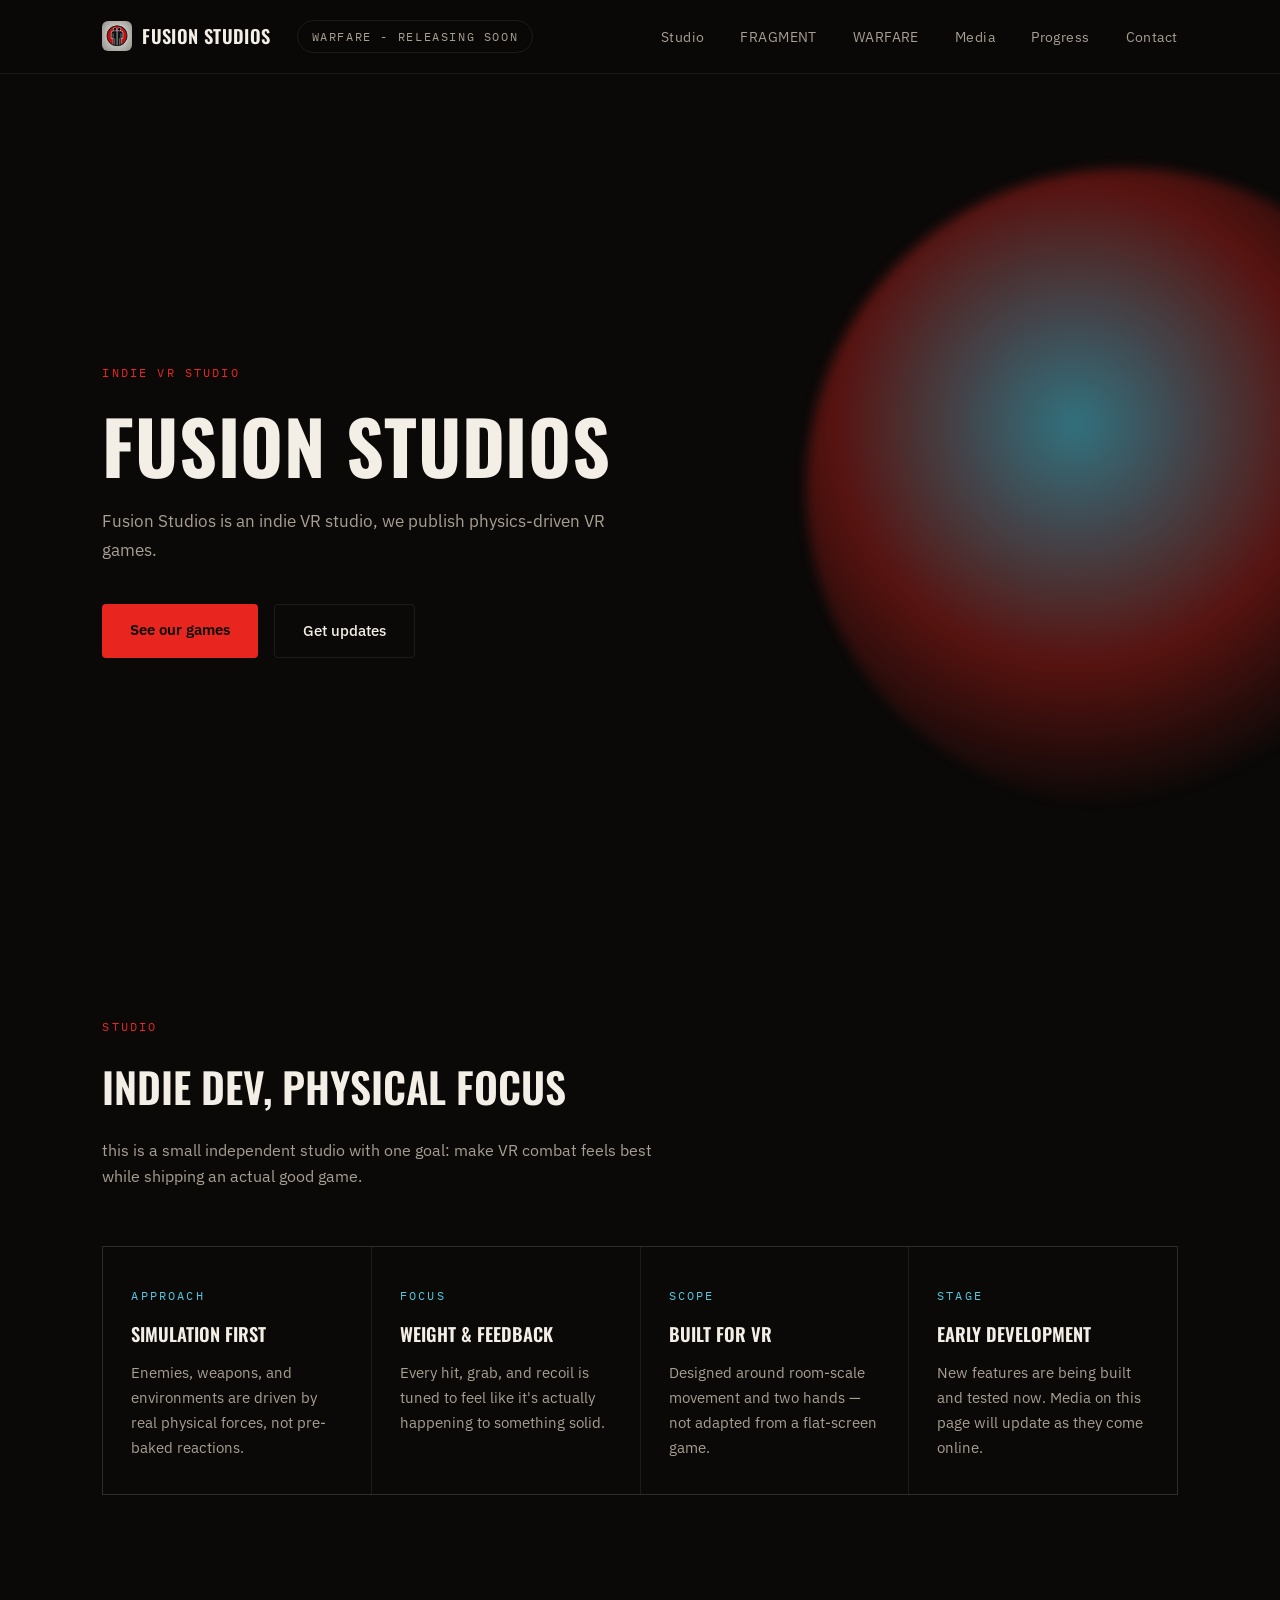
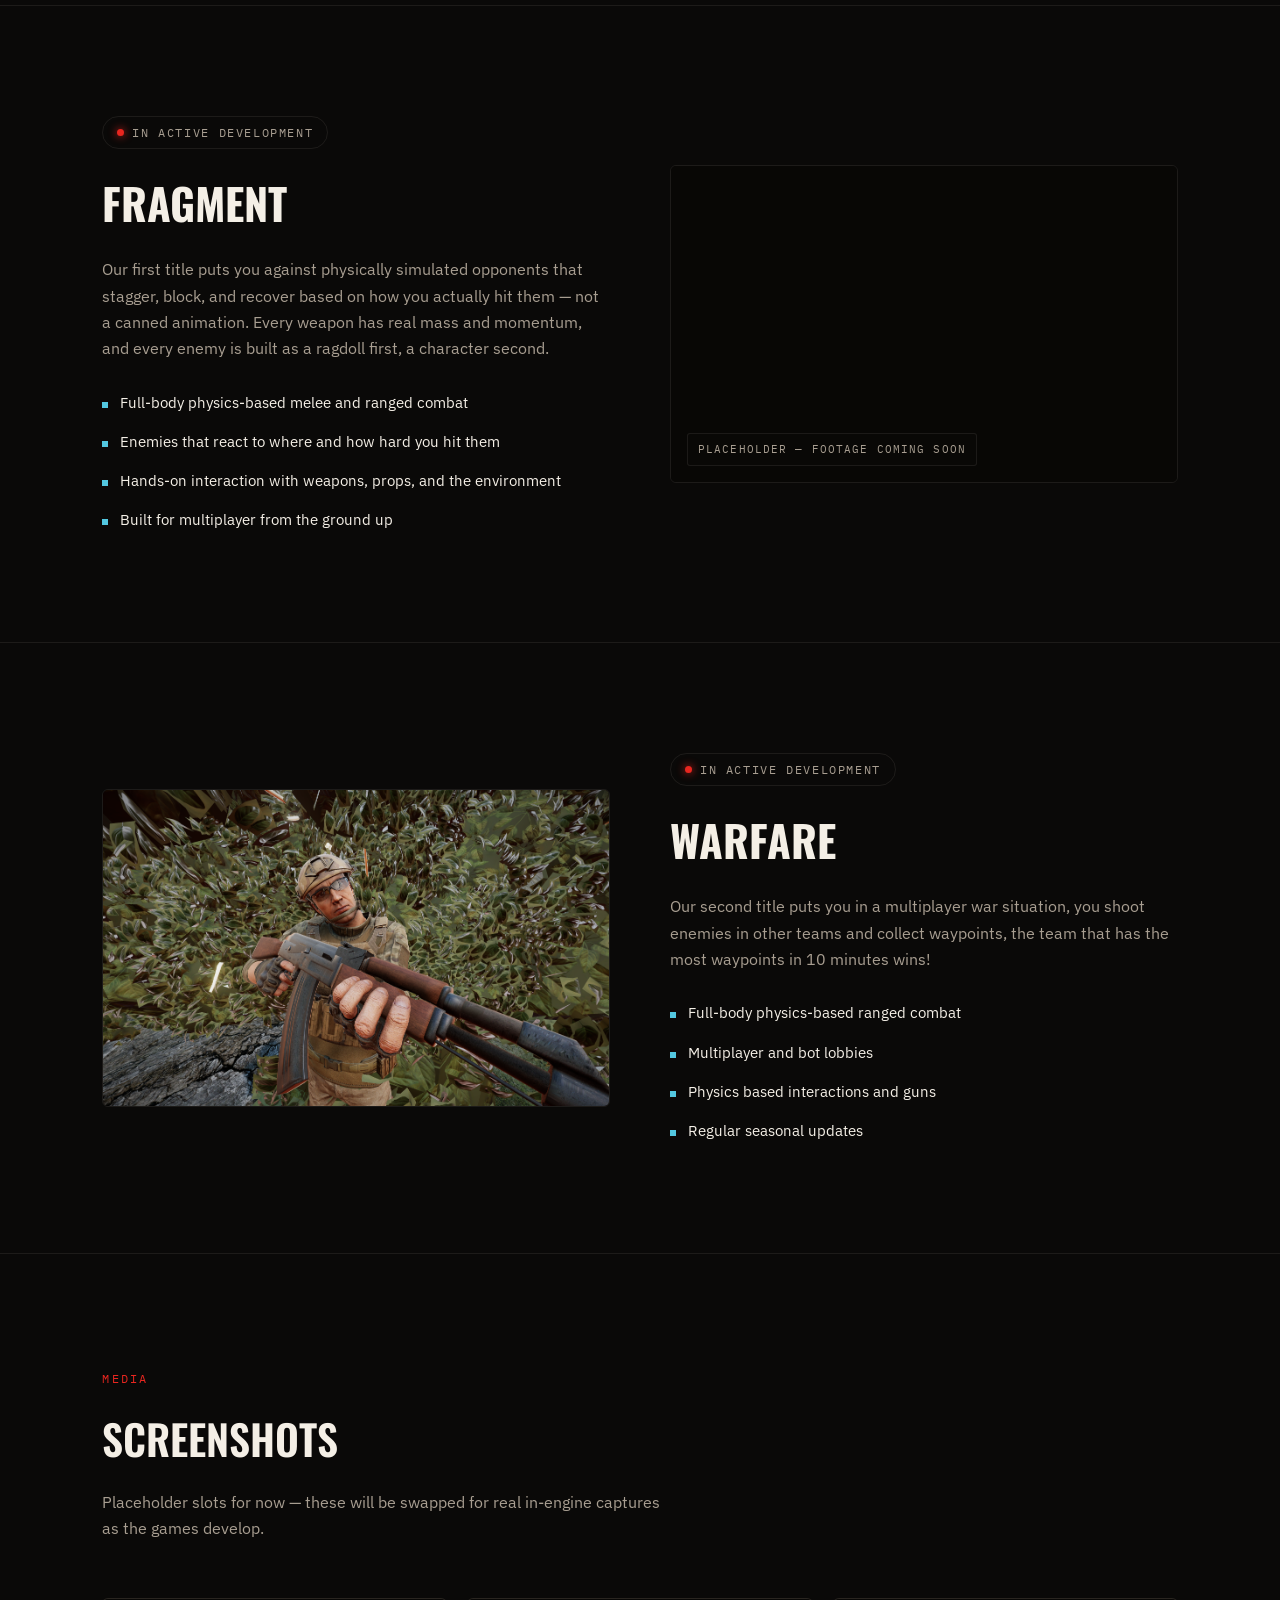
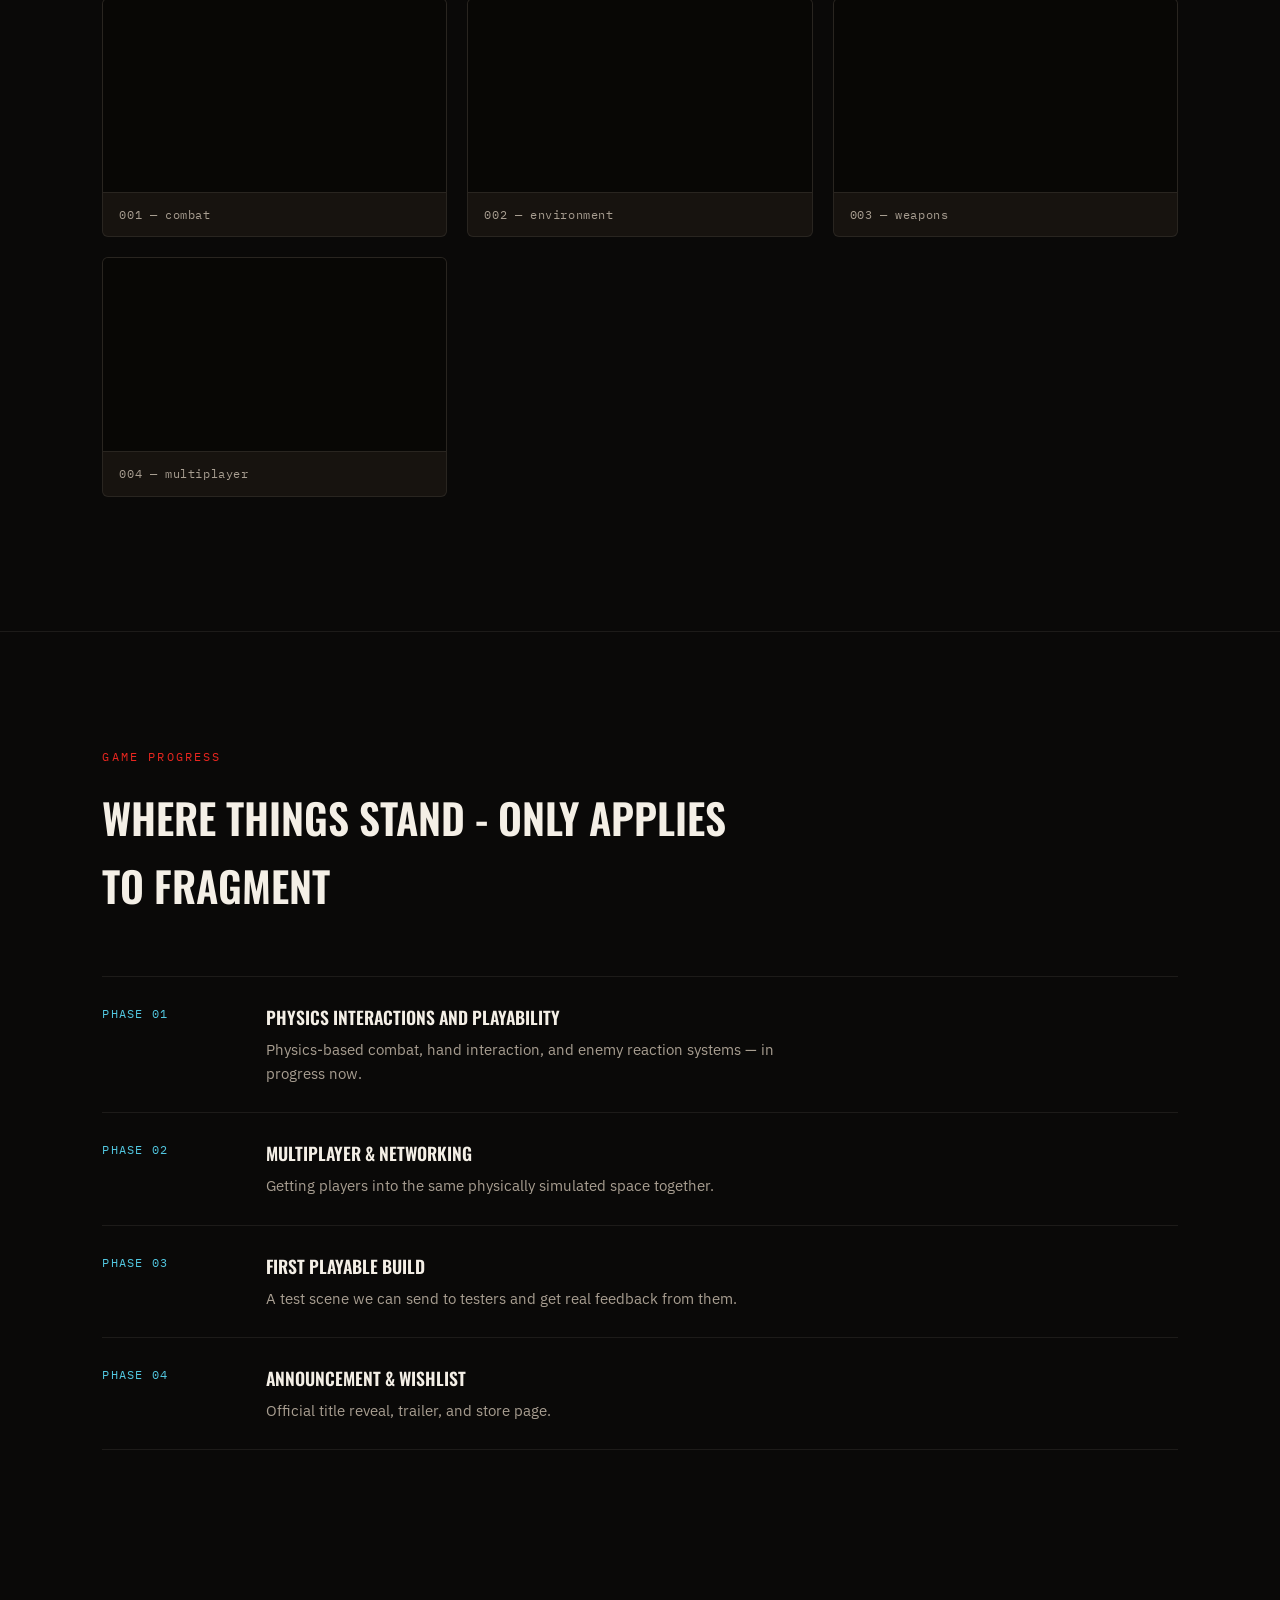
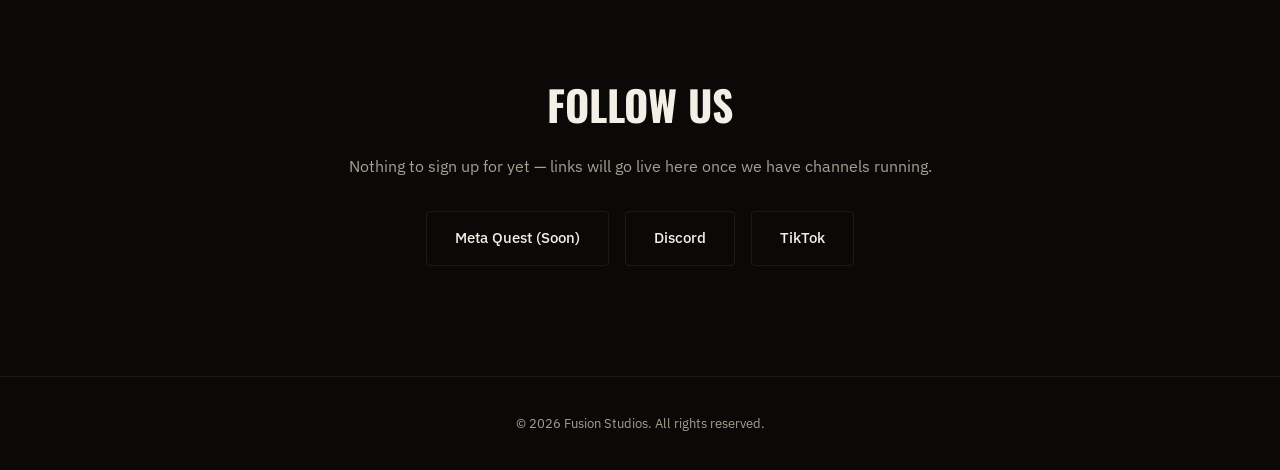
<file: index.html>
<!DOCTYPE html>
<html lang="en">
<head>
    <meta charset="UTF-8">
    <meta name="viewport" content="width=device-width, initial-scale=1.0">
    <title>Fusion Studios</title>
    <meta name="description" content="Fusion Studios is an independent studio building physics-driven VR games. Follow development and get notified at launches.">
    <meta property="og:title" content="Fusion Studios">
    <meta property="og:description" content="An independent studio building physics-driven VR games.">
    <meta property="og:image" content="images/og-image.jpg">

    <link rel="stylesheet" href="styles.css">
</head>
<body>

    <nav class="navbar">
        <!-- Logo is now a link: clicking it jumps back to the top of the page -->
        <a href="#top" class="logo" aria-label="Fusion Studios — back to top">
            <img src="images/logo.png" alt="Fusion Studios logo" class="logo-mark">
            Fusion Studios
        </a>

        <!-- Top-left tab: jumps to the second game section -->
        <a href="#game-2" class="nav-tab">WARFARE - RELEASING SOON</a>

        <ul class="nav-links">
            <li><a href="#about">Studio</a></li>
            <li><a href="#game">FRAGMENT</a></li>
            <li><a href="#game-2">WARFARE</a></li>
            <li><a href="#screenshots">Media</a></li>
            <li><a href="#roadmap">Progress</a></li>
            <li><a href="#contact">Contact</a></li>
        </ul>
    </nav>

    <header class="hero" id="top">
        <div class="hero-core" aria-hidden="true"></div>

        <div class="hero-content">
            <span class="eyebrow">Indie VR Studio</span>

            <h1>
                Fusion Studios
            </h1>

            <p>
                Fusion Studios is an indie VR studio, we publish physics-driven VR games. 
            </p>

            <div class="hero-buttons">
                <a href="#game" class="btn-primary">See our games</a>
                <a href="#contact" class="btn-secondary">Get updates</a>
            </div>
        </div>
    </header>

    <section class="section" id="about">
        <div class="section-head">
            <span class="eyebrow">Studio</span>
            <h2>indie dev, physical focus</h2>
            <p>
                this is a small independent studio with one goal: make VR combat feels best while shipping an actual good game.
            </p>
        </div>

        <div class="pillars">
            <div class="pillar">
                <span class="eyebrow">Approach</span>
                <h3>Simulation first</h3>
                <p>Enemies, weapons, and environments are driven by real physical forces, not pre-baked reactions.</p>
            </div>
            <div class="pillar">
                <span class="eyebrow">Focus</span>
                <h3>Weight &amp; feedback</h3>
                <p>Every hit, grab, and recoil is tuned to feel like it's actually happening to something solid.</p>
            </div>
            <div class="pillar">
                <span class="eyebrow">Scope</span>
                <h3>Built for VR</h3>
                <p>Designed around room-scale movement and two hands — not adapted from a flat-screen game.</p>
            </div>
            <div class="pillar">
                <span class="eyebrow">Stage</span>
                <h3>Early development</h3>
                <p>New features are being built and tested now. Media on this page will update as they come online.</p>
            </div>
        </div>
    </section>

    <hr class="divider">

    <section class="section" id="game">
        <div class="game-panel">
            <div class="game-copy">
                <span class="status-pill">In active development</span>
                <h2>FRAGMENT</h2>
                <p>
                    Our first title puts you against physically simulated opponents that stagger, block, and recover based on how you actually hit them — not a canned animation. Every weapon has real mass and momentum, and every enemy is built as a ragdoll first, a character second.
                </p>

                <ul class="feature-list">
                    <li>Full-body physics-based melee and ranged combat</li>
                    <li>Enemies that react to where and how hard you hit them</li>
                    <li>Hands-on interaction with weapons, props, and the environment</li>
                    <li>Built for multiplayer from the ground up</li>
                </ul>
            </div>

            <div class="game-visual">
                <img src="images/screenshot-1.jpg" alt="Placeholder image — in-game screenshot coming soon">
                <span class="tag">Placeholder — footage coming soon</span>
            </div>
        </div>
    </section>

    <hr class="divider">

    <!-- ===== Second game section (copy of the FRAGMENT block) ===== -->
    <!-- Rename PROJECT TWO in three places: the tab, the nav link, and the h2 below. -->
    <section class="section" id="game-2">
        <div class="game-panel">
            <div class="game-copy">
                <span class="status-pill">In active development</span>
                <h2>WARFARE</h2>
                <p>
                    Our second title puts you in a multiplayer war situation, you shoot enemies in other teams and collect waypoints, the team that has the most waypoints in 10 minutes wins!
                </p>

                <ul class="feature-list">
                    <li>Full-body physics-based ranged combat</li>
                    <li>Multiplayer and bot lobbies</li>
                    <li>Physics based interactions and guns</li>
                    <li>Regular seasonal updates</li>
                </ul>
            </div>

            <div class="game-visual">
                <img src="images/warfaressmain.png">
            </div>
        </div>
    </section>

    <hr class="divider">

    <section class="section" id="screenshots">
        <div class="section-head">
            <span class="eyebrow">Media</span>
            <h2>Screenshots</h2>
            <p>Placeholder slots for now — these will be swapped for real in-engine captures as the games develop.</p>
        </div>

        <div class="gallery">
            <figure>
                <img src="images/screenshot-1.jpg" alt="Placeholder screenshot 1">
                <figcaption>001 — combat</figcaption>
            </figure>
            <figure>
                <img src="images/screenshot-2.jpg" alt="Placeholder screenshot 2">
                <figcaption>002 — environment</figcaption>
            </figure>
            <figure>
                <img src="images/screenshot-3.jpg" alt="Placeholder screenshot 3">
                <figcaption>003 — weapons</figcaption>
            </figure>
            <figure>
                <img src="images/screenshot-4.jpg" alt="Placeholder screenshot 4">
                <figcaption>004 — multiplayer</figcaption>
            </figure>
        </div>

        <p class="gallery-note">
           <!-- To swap these later, replace the files in <code>/images/</code> — <code>screenshot-1.jpg</code> through <code>screenshot-4.jpg</code> — keeping the same filenames, or update the <code>src</code> paths in <code>index.html</code>. -->
        </p>
    </section>

    <hr class="divider">

    <section class="section" id="roadmap">
        <div class="section-head">
            <span class="eyebrow">Game Progress</span>
            <h2>Where things stand - only applies to FRAGMENT</h2>
        </div>

        <div class="roadmap">
            <div class="roadmap-item">
                <span class="phase">Phase 01</span>
                <div>
                    <h4>Physics interactions and playability</h4>
                    <p>Physics-based combat, hand interaction, and enemy reaction systems — in progress now.</p>
                </div>
            </div>
            <div class="roadmap-item">
                <span class="phase">Phase 02</span>
                <div>
                    <h4>Multiplayer &amp; networking</h4>
                    <p>Getting players into the same physically simulated space together.</p>
                </div>
            </div>
            <div class="roadmap-item">
                <span class="phase">Phase 03</span>
                <div>
                    <h4>First playable build</h4>
                    <p>A test scene we can send to testers and get real feedback from them.</p>
                </div>
            </div>
            <div class="roadmap-item">
                <span class="phase">Phase 04</span>
                <div>
                    <h4>Announcement &amp; wishlist</h4>
                    <p>Official title reveal, trailer, and store page.</p>
                </div>
            </div>
        </div>
    </section>

    <section class="section contact" id="contact">
        <h2>Follow Us</h2>
        <p>Nothing to sign up for yet — links will go live here once we have channels running.</p>

        <div class="contact-links">
            <a href="#" class="btn-secondary">Meta Quest (Soon)</a>
            <a href="https://discord.gg/5ZzcPxfVWf" class="btn-secondary" target="_blank" rel="noopener noreferrer">Discord</a>
            <a href="https://www.tiktok.com/@fusion.studios.dev" class="btn-secondary" target="_blank" rel="noopener noreferrer">TikTok</a>
        </div>
    </section>

    <footer>
        © 2026 Fusion Studios. All rights reserved.
    </footer>

</body>
</html>
</file>
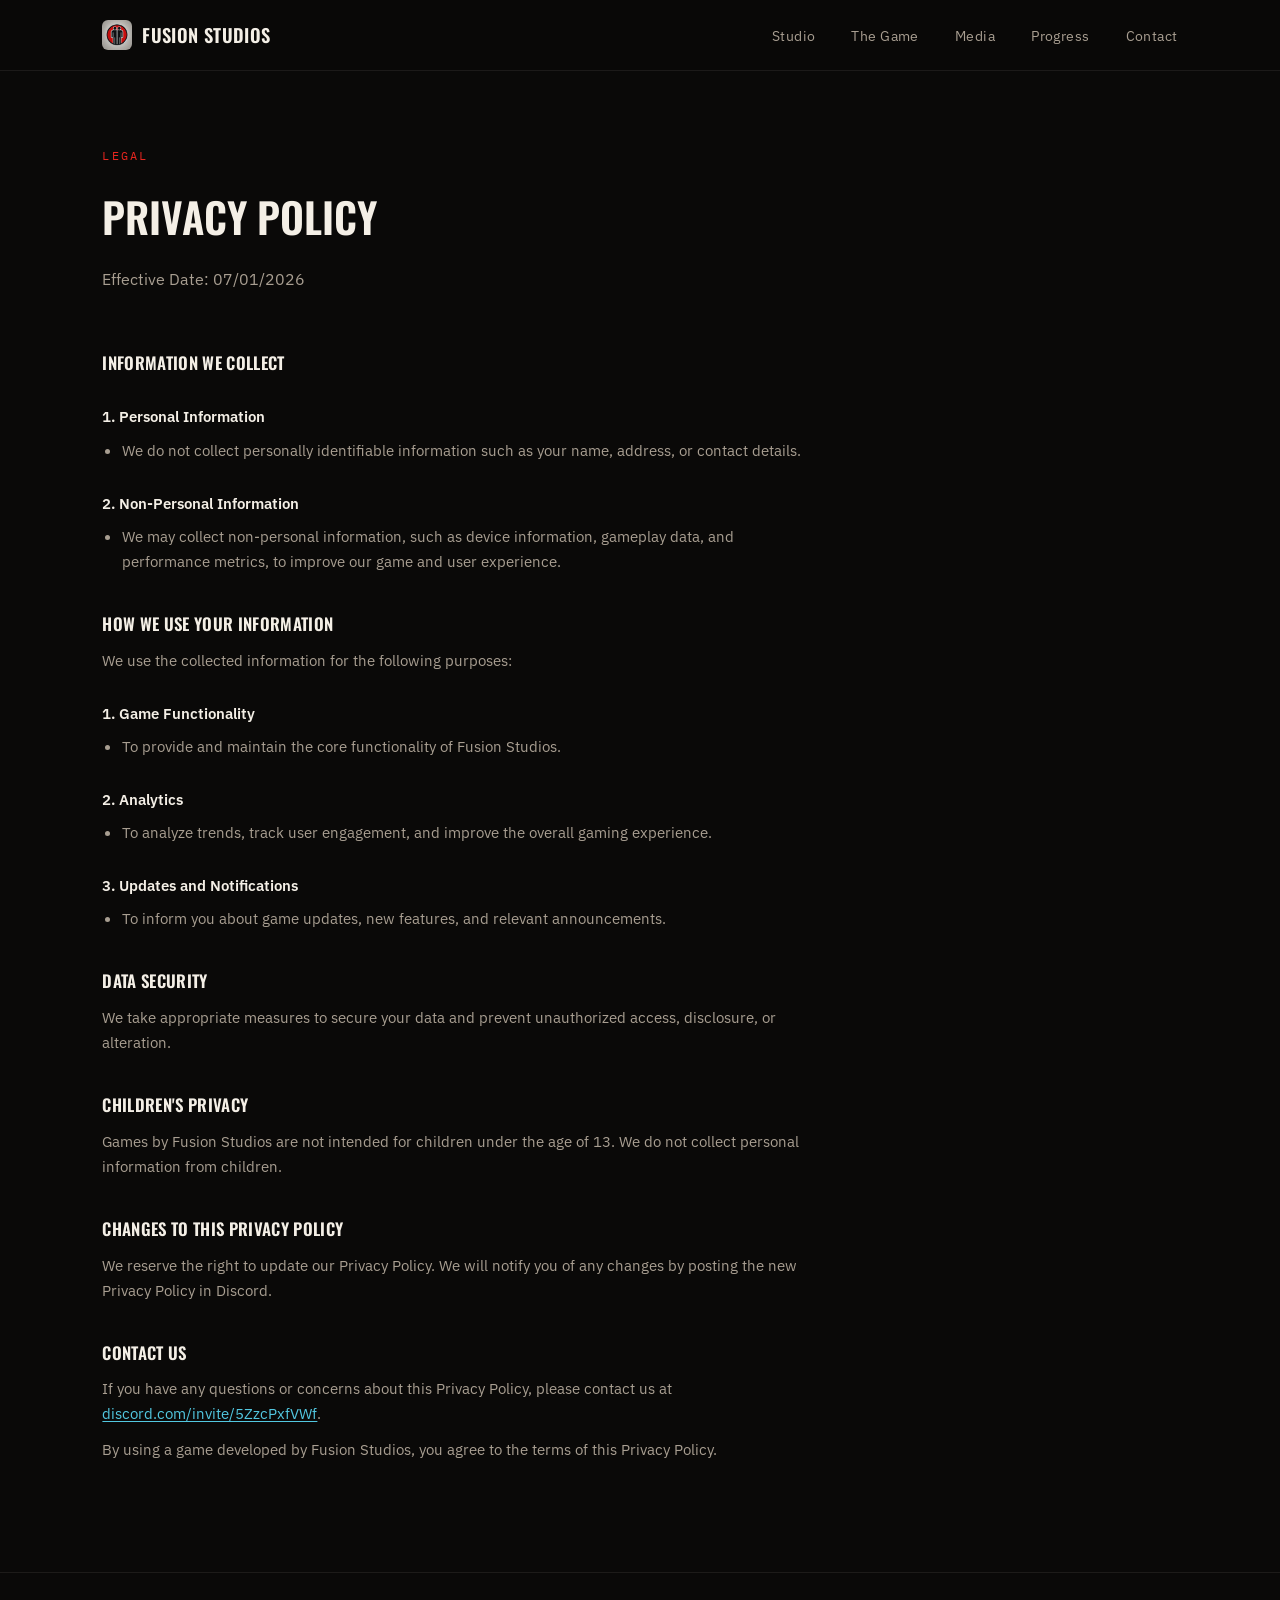
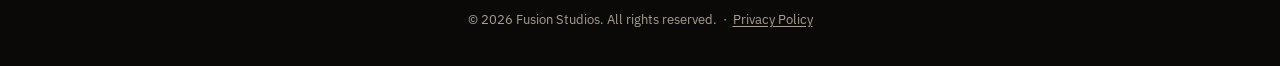
<file: privacy.html>
<!DOCTYPE html>
<html lang="en">
<head>
    <meta charset="UTF-8">
    <meta name="viewport" content="width=device-width, initial-scale=1.0">
    <title>Privacy Policy — Fusion Studios</title>
    <meta name="description" content="Privacy Policy for Fusion Studios.">
    <link rel="stylesheet" href="styles.css">
</head>
<body>
    <nav class="navbar">
        <a href="index.html" class="logo" style="text-decoration:none;">
            <img src="images/logo.png" alt="Fusion Studios logo" class="logo-mark">
            Fusion Studios
        </a>
        <ul class="nav-links">
            <li><a href="index.html#about">Studio</a></li>
            <li><a href="index.html#game">The Game</a></li>
            <li><a href="index.html#screenshots">Media</a></li>
            <li><a href="index.html#roadmap">Progress</a></li>
            <li><a href="index.html#contact">Contact</a></li>
        </ul>
    </nav>
    <section class="section legal" id="privacy" style="padding-top:70px;">
        <div class="section-head">
            <span class="eyebrow">Legal</span>
            <h2>Privacy Policy</h2>
            <p>Effective Date: 07/01/2026</p>
        </div>
        <div class="legal-body">
            <h4>Information We Collect</h4>
            <p class="legal-item"><strong>1. Personal Information</strong></p>
            <ul>
                <li>We do not collect personally identifiable information such as your name, address, or contact details.</li>
            </ul>
            <p class="legal-item"><strong>2. Non-Personal Information</strong></p>
            <ul>
                <li>We may collect non-personal information, such as device information, gameplay data, and performance metrics, to improve our game and user experience.</li>
            </ul>
            <h4>How We Use Your Information</h4>
            <p>We use the collected information for the following purposes:</p>
            <p class="legal-item"><strong>1. Game Functionality</strong></p>
            <ul>
                <li>To provide and maintain the core functionality of Fusion Studios.</li>
            </ul>
            <p class="legal-item"><strong>2. Analytics</strong></p>
            <ul>
                <li>To analyze trends, track user engagement, and improve the overall gaming experience.</li>
            </ul>
            <p class="legal-item"><strong>3. Updates and Notifications</strong></p>
            <ul>
                <li>To inform you about game updates, new features, and relevant announcements.</li>
            </ul>
            <h4>Data Security</h4>
            <p>We take appropriate measures to secure your data and prevent unauthorized access, disclosure, or alteration.</p>
            <h4>Children's Privacy</h4>
            <p>Games by Fusion Studios are not intended for children under the age of 13. We do not collect personal information from children.</p>
            <h4>Changes to This Privacy Policy</h4>
            <p>We reserve the right to update our Privacy Policy. We will notify you of any changes by posting the new Privacy Policy in Discord.</p>
            <h4>Contact Us</h4>
            <p>
                If you have any questions or concerns about this Privacy Policy, please contact us at
                <a href="https://discord.com/invite/5ZzcPxfVWf" target="_blank" rel="noopener noreferrer">discord.com/invite/5ZzcPxfVWf</a>.
            </p>
            <p>By using a game developed by Fusion Studios, you agree to the terms of this Privacy Policy.</p>
        </div>
    </section>
    <footer>
        © 2026 Fusion Studios. All rights reserved. &nbsp;·&nbsp; <a href="privacy.html">Privacy Policy</a>
    </footer>
</body>
</html>
</file>
<file: styles.css>
/* ===========================================================
   Fusion Studios — design tokens
   bg-core:      #0a0908   (near-black, warm undertone)
   bg-surface:   #17130f   (card surface)
   bg-surface-2: #1f1a14   (raised card / hover)
   ember:        #e8261f   (primary accent — molten/fusion, now red)
   ember-dim:    #a3140f
   steel:        #52c7e0   (secondary accent — reactor core cool edge)
   ink:          #f4efe6   (primary text, warm white)
   ink-dim:      #a89e91   (secondary text)
   line:         rgba(244,239,230,0.08)
   =========================================================== */

@import url('https://fonts.googleapis.com/css2?family=Oswald:wght@400;500;600;700&family=IBM+Plex+Sans:wght@400;500;600&family=IBM+Plex+Mono:wght@400;500&display=swap');

*{
  margin:0;
  padding:0;
  box-sizing:border-box;
}

:root{
  --bg-core:#0a0908;
  --bg-surface:#17130f;
  --bg-surface-2:#1f1a14;
  --ember:#e8261f;
  --ember-dim:#a3140f;
  --steel:#52c7e0;
  --ink:#f4efe6;
  --ink-dim:#a89e91;
  --line:rgba(244,239,230,0.08);
}

html{
  scroll-behavior:smooth;
}

body{
  font-family:'IBM Plex Sans', 'Segoe UI', sans-serif;
  background:var(--bg-core);
  color:var(--ink);
  line-height:1.65;
  overflow-x:hidden;
}

/* Sticky navbar would otherwise cover section headings on anchor jumps. */
section[id],
header[id]{
  scroll-margin-top:92px;
}

@media (prefers-reduced-motion: reduce){
  html{ scroll-behavior:auto; }
  *{ animation-duration:0.01ms !important; animation-iteration-count:1 !important; transition-duration:0.01ms !important; }
}

a{ color:inherit; }

.eyebrow{
  font-family:'IBM Plex Mono', monospace;
  font-size:0.75rem;
  letter-spacing:0.18em;
  text-transform:uppercase;
  color:var(--ember);
}

/* ---------- Navbar ---------- */

.navbar{
  position:sticky;
  top:0;
  z-index:1000;

  display:flex;
  justify-content:space-between;
  align-items:center;

  padding:20px 8%;

  background:rgba(10,9,8,.82);
  backdrop-filter:blur(12px);

  border-bottom:1px solid var(--line);
}

.logo{
  display:flex;
  align-items:center;
  gap:10px;
  font-family:'Oswald', sans-serif;
  font-size:1.15rem;
  font-weight:600;
  letter-spacing:0.02em;
  text-transform:uppercase;
  text-decoration:none;
  transition:opacity .2s;
}

.logo:hover{
  opacity:0.82;
}

.logo-mark{
  width:30px;
  height:30px;
  border-radius:6px;
  object-fit:cover;
  display:block;
}

/* Top-left tab sitting next to the logo. */
.nav-tab{
  margin-left:26px;
  font-family:'IBM Plex Mono', monospace;
  font-size:0.72rem;
  letter-spacing:0.14em;
  text-transform:uppercase;
  color:var(--ink-dim);
  text-decoration:none;
  white-space:nowrap;

  border:1px solid var(--line);
  border-radius:999px;
  padding:6px 14px;

  transition:color .2s, border-color .2s, background .2s;
}

.nav-tab:hover,
.nav-tab:focus-visible{
  color:var(--ink);
  border-color:var(--ember);
  background:rgba(232,38,31,0.08);
}

.nav-links{
  display:flex;
  list-style:none;
  gap:36px;
  margin-left:auto; /* keeps logo + tab grouped on the left */
}

.nav-links a{
  font-size:0.9rem;
  color:var(--ink-dim);
  text-decoration:none;
  letter-spacing:0.03em;
  transition:color .2s;
}

.nav-links a:hover,
.nav-links a:focus-visible{
  color:var(--ink);
}

a:focus-visible,
button:focus-visible{
  outline:2px solid var(--steel);
  outline-offset:3px;
}

@media (max-width:860px){
  .nav-tab{ display:none; } /* the nav link still covers it on small screens */
}

/* ---------- Hero ---------- */

.hero{
  position:relative;
  min-height:92vh;

  display:flex;
  align-items:center;

  padding:120px 8% 80px;
  overflow:hidden;
}

.hero-core{
  position:absolute;
  top:50%;
  left:88%;
  width:640px;
  height:640px;
  transform:translate(-50%,-50%);

  border-radius:50%;
  background:radial-gradient(circle at 42% 40%, rgba(82,199,224,0.55), rgba(232,38,31,0.35) 45%, rgba(232,38,31,0) 72%);
  filter:blur(6px);
  animation:pulse-core 6s ease-in-out infinite;
  pointer-events:none;
}

@keyframes pulse-core{
  0%, 100%{ opacity:0.55; transform:translate(-50%,-50%) scale(1); }
  50%{ opacity:0.85; transform:translate(-50%,-50%) scale(1.08); }
}

.hero-content{
  position:relative;
  max-width:640px;
  z-index:2;
}

.hero h1{
  margin-top:22px;
  font-family:'Oswald', sans-serif;
  font-weight:700;
  font-size:clamp(2.6rem, 6vw, 4.6rem);
  line-height:1.05;
  text-transform:uppercase;
  letter-spacing:0.01em;
}

.hero h1 span{
  background:linear-gradient(90deg, var(--ember), var(--steel));
  -webkit-background-clip:text;
  background-clip:text;
  color:transparent;
}

.hero p{
  margin-top:24px;
  max-width:520px;
  color:var(--ink-dim);
  font-size:1.08rem;
}

.hero-buttons{
  margin-top:40px;
  display:flex;
  flex-wrap:wrap;
  gap:16px;
}

.btn-primary,
.btn-secondary{
  display:inline-block;
  font-size:0.92rem;
  font-weight:500;
  text-decoration:none;
  padding:14px 28px;
  border-radius:4px;
  transition:transform .2s, background .2s, border-color .2s;
}

.btn-primary{
  background:var(--ember);
  color:#0a0908;
  font-weight:600;
}

.btn-primary:hover{
  background:#ff4a42;
  transform:translateY(-2px);
}

.btn-secondary{
  background:transparent;
  color:var(--ink);
  border:1px solid var(--line);
}

.btn-secondary:hover{
  border-color:var(--steel);
  transform:translateY(-2px);
}

/* ---------- Sections ---------- */

.section{
  padding:110px 8%;
  position:relative;
}

.section-head{
  max-width:640px;
  margin-bottom:56px;
}

.section-head h2{
  margin-top:14px;
  font-family:'Oswald', sans-serif;
  font-weight:600;
  font-size:clamp(1.8rem, 3.4vw, 2.6rem);
  text-transform:uppercase;
}

.section-head p{
  margin-top:16px;
  color:var(--ink-dim);
  max-width:560px;
}

.divider{
  height:1px;
  background:var(--line);
  border:none;
}

/* ---------- About / pillars ---------- */

.pillars{
  display:grid;
  grid-template-columns:repeat(auto-fit, minmax(240px,1fr));
  gap:1px;
  background:var(--line);
  border:1px solid var(--line);
}

.pillar{
  background:var(--bg-core);
  padding:34px 28px;
}

.pillar .eyebrow{
  color:var(--steel);
}

.pillar h3{
  margin-top:12px;
  font-family:'Oswald', sans-serif;
  font-weight:600;
  font-size:1.15rem;
  text-transform:uppercase;
}

.pillar p{
  margin-top:10px;
  color:var(--ink-dim);
  font-size:0.95rem;
}

/* ---------- Game feature strip ---------- */

.game-panel{
  display:grid;
  grid-template-columns:1fr 1fr;
  gap:60px;
  align-items:center;
}

@media (max-width:860px){
  .game-panel{ grid-template-columns:1fr; }
}

.game-copy .status-pill{
  display:inline-flex;
  align-items:center;
  gap:8px;
  font-family:'IBM Plex Mono', monospace;
  font-size:0.72rem;
  letter-spacing:0.14em;
  text-transform:uppercase;
  color:var(--ink-dim);
  border:1px solid var(--line);
  border-radius:999px;
  padding:6px 14px;
}

.status-pill::before{
  content:'';
  width:7px;
  height:7px;
  border-radius:50%;
  background:var(--ember);
  box-shadow:0 0 8px var(--ember);
  animation:blink 1.8s ease-in-out infinite;
}

@keyframes blink{
  0%, 100%{ opacity:1; }
  50%{ opacity:0.35; }
}

.game-copy h2{
  margin-top:18px;
  font-family:'Oswald', sans-serif;
  font-weight:700;
  font-size:clamp(1.9rem, 3.6vw, 2.7rem);
  text-transform:uppercase;
}

.game-copy p{
  margin-top:18px;
  color:var(--ink-dim);
}

.feature-list{
  margin-top:28px;
  list-style:none;
  display:flex;
  flex-direction:column;
  gap:14px;
}

.feature-list li{
  display:flex;
  gap:12px;
  align-items:baseline;
  font-size:0.95rem;
  color:var(--ink);
}

.feature-list li::before{
  content:'';
  width:6px;
  height:6px;
  margin-top:3px;
  flex:none;
  background:var(--steel);
}

/* Second game section reuses .game-panel; flip the columns so the two
   blocks don't read as the same slab twice. */
#game-2 .game-panel{
  direction:rtl;
}

#game-2 .game-panel > *{
  direction:ltr;
}

@media (max-width:860px){
  #game-2 .game-panel{ direction:ltr; }
}

.game-visual{
  position:relative;
  aspect-ratio:16/10;
  border-radius:6px;
  overflow:hidden;
  border:1px solid var(--line);
}

.game-visual img{
  width:100%;
  height:100%;
  object-fit:cover;
  display:block;
}

.game-visual .tag{
  position:absolute;
  bottom:16px;
  left:16px;
  font-family:'IBM Plex Mono', monospace;
  font-size:0.7rem;
  letter-spacing:0.1em;
  text-transform:uppercase;
  color:var(--ink-dim);
  background:rgba(10,9,8,0.7);
  border:1px solid var(--line);
  padding:6px 10px;
  border-radius:3px;
}

/* ---------- Screenshots gallery ---------- */

.gallery{
  display:grid;
  grid-template-columns:repeat(auto-fit, minmax(280px,1fr));
  gap:20px;
}

.gallery figure{
  margin:0;
  border:1px solid var(--line);
  border-radius:6px;
  overflow:hidden;
  background:var(--bg-surface);
}

.gallery img{
  width:100%;
  aspect-ratio:16/9;
  object-fit:cover;
  display:block;
  filter:grayscale(15%);
  transition:transform .4s ease, filter .4s ease;
}

.gallery figure:hover img{
  transform:scale(1.03);
  filter:grayscale(0%);
}

.gallery figcaption{
  padding:12px 16px;
  font-family:'IBM Plex Mono', monospace;
  font-size:0.75rem;
  letter-spacing:0.05em;
  color:var(--ink-dim);
  border-top:1px solid var(--line);
}

.gallery-note{
  margin-top:24px;
  font-size:0.85rem;
  color:var(--ink-dim);
}

.gallery-note code{
  font-family:'IBM Plex Mono', monospace;
  background:var(--bg-surface);
  padding:2px 6px;
  border-radius:3px;
  border:1px solid var(--line);
}

/* ---------- Roadmap ---------- */

.roadmap{
  display:flex;
  flex-direction:column;
  border-top:1px solid var(--line);
}

.roadmap-item{
  display:grid;
  grid-template-columns:140px 1fr;
  gap:24px;
  padding:26px 0;
  border-bottom:1px solid var(--line);
}

@media (max-width:640px){
  .roadmap-item{ grid-template-columns:1fr; gap:6px; }
}

.roadmap-item .phase{
  font-family:'IBM Plex Mono', monospace;
  font-size:0.78rem;
  letter-spacing:0.1em;
  text-transform:uppercase;
  color:var(--steel);
}

.roadmap-item h4{
  font-family:'Oswald', sans-serif;
  font-weight:600;
  font-size:1.1rem;
  text-transform:uppercase;
}

.roadmap-item p{
  margin-top:6px;
  color:var(--ink-dim);
  font-size:0.92rem;
  max-width:520px;
}

/* ---------- Legal / Privacy Policy ---------- */

.legal-body{
  max-width:720px;
}

.legal-body h4{
  font-family:'Oswald', sans-serif;
  font-weight:600;
  font-size:1.05rem;
  text-transform:uppercase;
  letter-spacing:0.02em;
  margin-top:36px;
  margin-bottom:10px;
}

.legal-body h4:first-child{
  margin-top:0;
}

.legal-body p{
  color:var(--ink-dim);
  font-size:0.95rem;
  margin-top:10px;
}

.legal-body p strong{
  color:var(--ink);
  font-weight:600;
}

.legal-body p.legal-item{
  margin-top:28px;
}

.legal-body ul{
  margin-top:8px;
  padding-left:20px;
  color:var(--ink-dim);
  font-size:0.95rem;
}

.legal-body li{
  margin-top:4px;
}

.legal-body a{
  color:var(--steel);
  text-decoration:underline;
  text-underline-offset:2px;
}

footer a{
  color:var(--ink-dim);
  text-decoration:underline;
  text-underline-offset:2px;
}

footer a:hover{
  color:var(--ink);
}

/* ---------- Contact / footer ---------- */

.contact{
  text-align:center;
}

.contact h2{
  font-family:'Oswald', sans-serif;
  font-weight:700;
  font-size:clamp(1.8rem, 4vw, 2.6rem);
  text-transform:uppercase;
}

.contact p{
  margin-top:14px;
  color:var(--ink-dim);
}

.contact-links{
  margin-top:32px;
  display:flex;
  justify-content:center;
  gap:16px;
  flex-wrap:wrap;
}

footer{
  text-align:center;
  padding:36px 8%;
  border-top:1px solid var(--line);
  color:var(--ink-dim);
  font-size:0.82rem;
}
</file>
